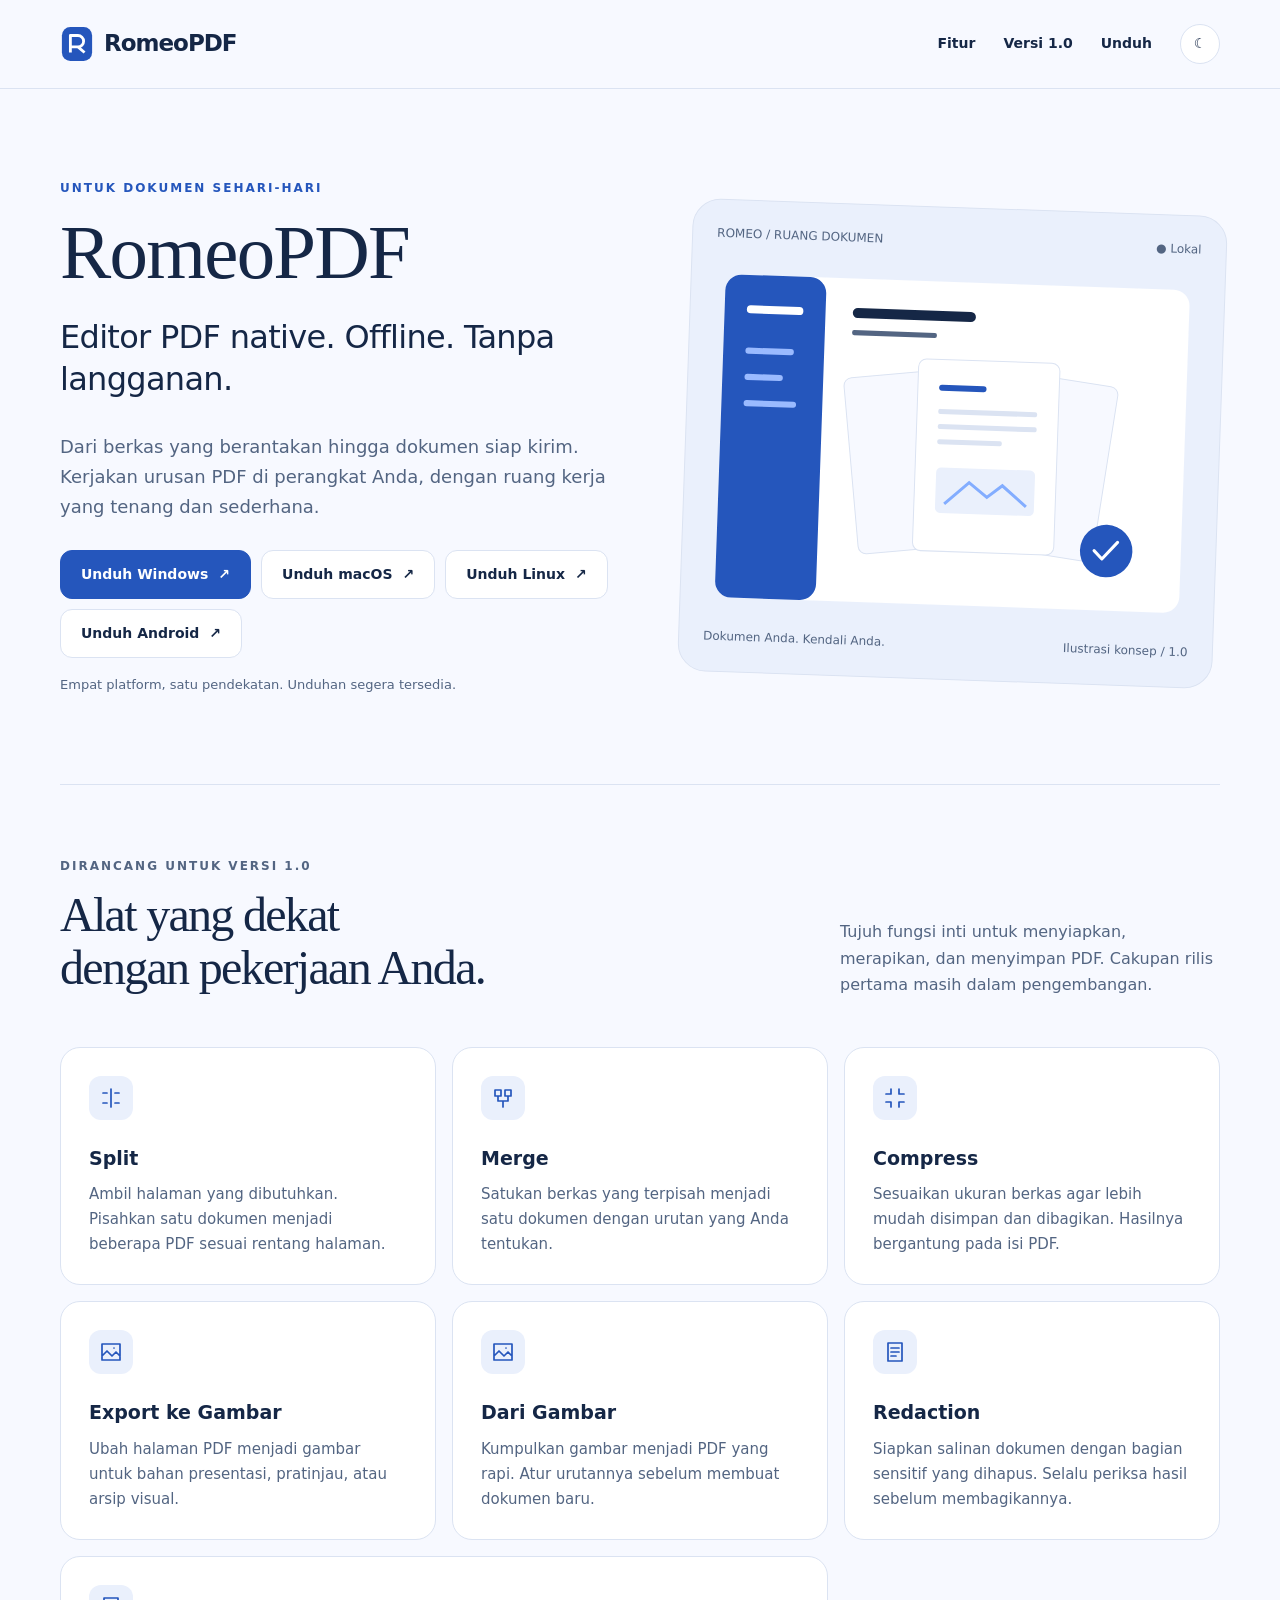
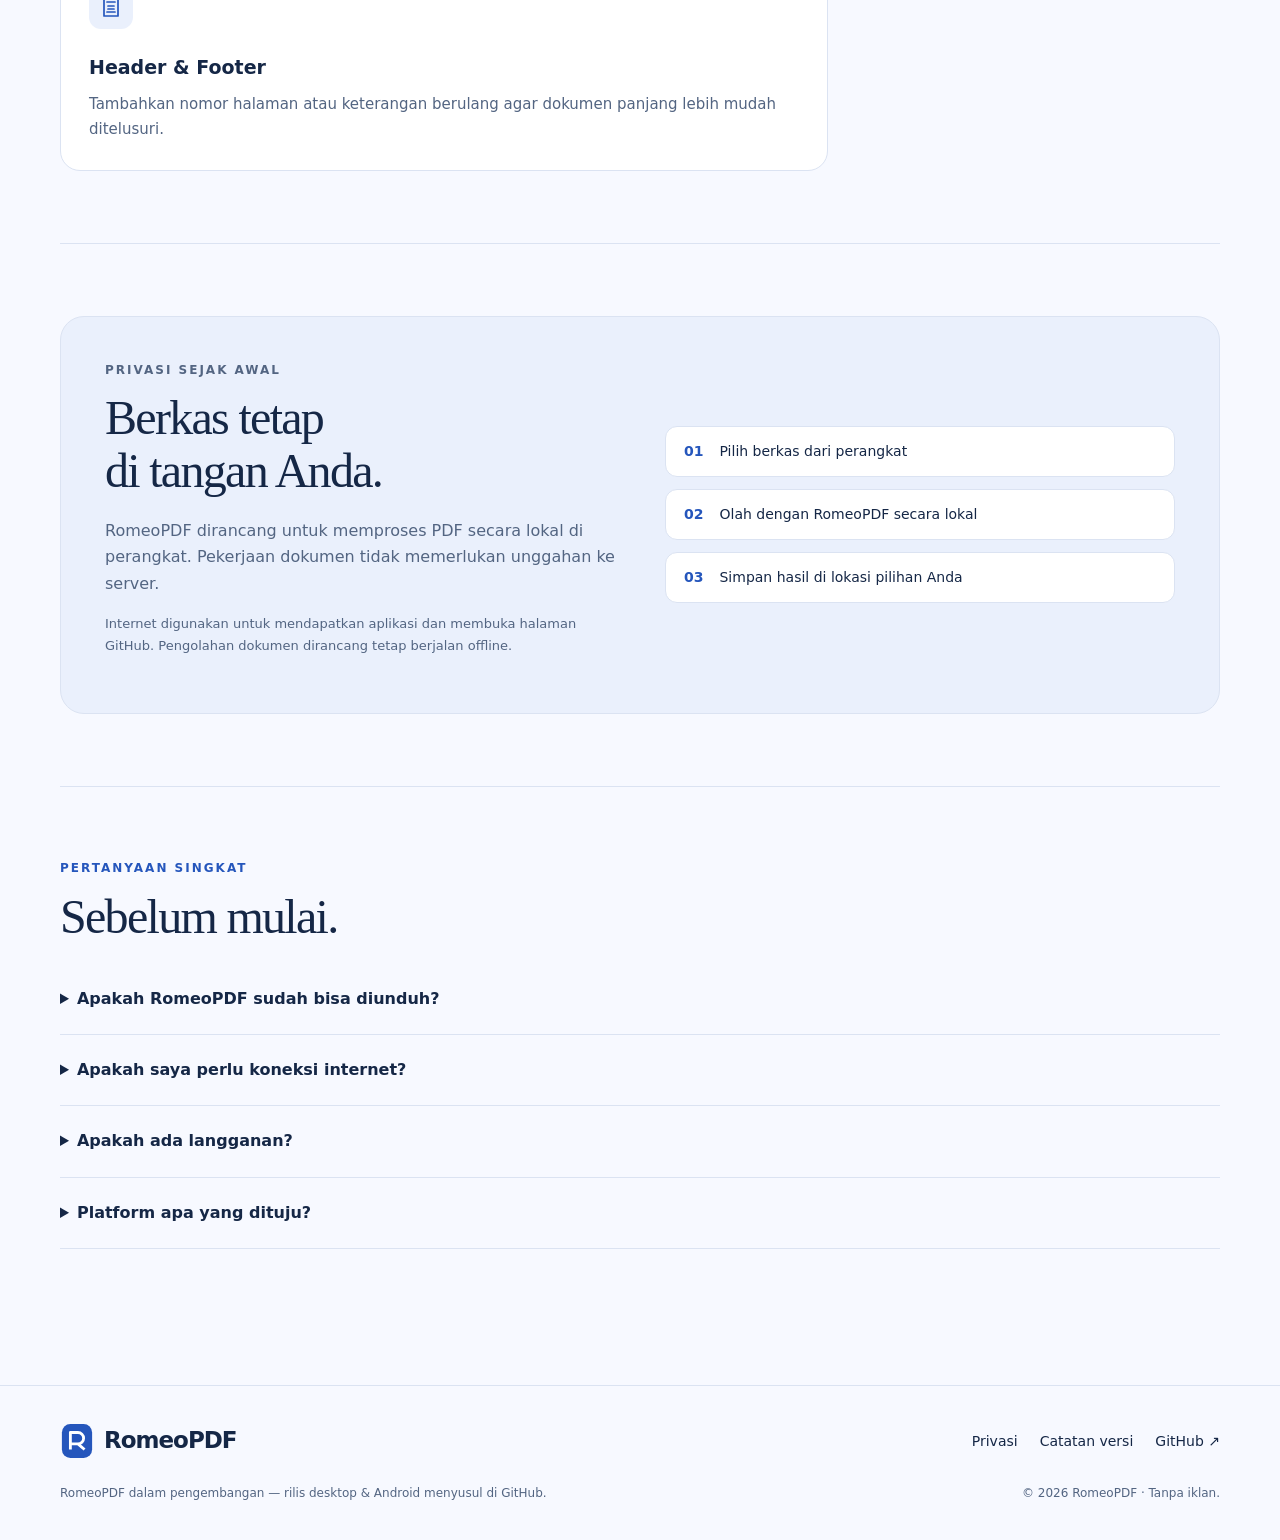
<file: site/index.html>
<!doctype html>
<html lang="id"><head>
<meta charset="utf-8">
<meta name="viewport" content="width=device-width, initial-scale=1">
<meta name="description" content="RomeoPDF, aplikasi PDF native offline untuk Windows, macOS, Linux, dan Android. Split, merge, compress, konversi gambar, dan redaction tanpa langganan.">
<meta name="theme-color" content="#2556BC"><title>RomeoPDF · Editor PDF native dan offline</title>
<link rel="icon" type="image/svg+xml" href="data:image/svg+xml,%3Csvg%20xmlns='%68ttp%3A%2F%2Fwww.w3.org%2F2000%2Fsvg'%20viewBox='0%200%2040%2040'%3E%3Crect%20width='40'%20height='40'%20rx='10'%20fill='%232556BC'/%3E%3Cpath%20d='M12%2030V10h8a6%206%200%200%201%200%2012h-8m8%200%208%208'%20fill='none'%20stroke='white'%20stroke-width='3'/%3E%3C/svg%3E">
<link rel="stylesheet" href="style.css">
<script src="theme.js"></script></head>
<body>
<a class="skip" href="#utama">Lewati ke konten</a>
<header>
<nav class="wrap" aria-label="Navigasi utama">
<a class="brand" href="index.html"><svg viewBox="0 0 36 40" aria-hidden="true"><rect x="2" y="2" width="32" height="36" rx="9" fill="#2556BC"/><path d="M11 29V11h8a6 6 0 0 1 0 12h-8m8 0 7 6" fill="none" stroke="white" stroke-width="3" stroke-linejoin="round"/></svg>RomeoPDF</a>
<div class="navlinks">
<a href="index.html#fitur">Fitur</a>
<a href="whats-new.html">Versi 1.0</a>
<a href="download.html">Unduh</a><button class="theme" type="button" aria-label="Ganti tema">&#9680;</button></div></nav></header>
<main id="utama" class="wrap">
<section class="hero">
<div>
<p class="eyebrow">Untuk dokumen sehari-hari</p>
<h1>RomeoPDF</h1>
<p class="tagline">Editor PDF native. Offline. Tanpa langganan.</p>
<p class="lead">Dari berkas yang berantakan hingga dokumen siap kirim. Kerjakan urusan PDF di perangkat Anda, dengan ruang kerja yang tenang dan sederhana.</p>
<div class="buttons">
<a class="button primary" href="download.html#windows">Unduh Windows <span aria-hidden="true">&#8599;</span></a>
<a class="button" href="download.html#macos">Unduh macOS <span aria-hidden="true">&#8599;</span></a>
<a class="button" href="download.html#linux">Unduh Linux <span aria-hidden="true">&#8599;</span></a>
<a class="button" href="download.html#android">Unduh Android <span aria-hidden="true">&#8599;</span></a></div>
<p class="note">Empat platform, satu pendekatan. Unduhan segera tersedia.</p></div>
<div class="preview" role="img" aria-label="Ilustrasi konsep RomeoPDF: halaman dokumen disusun menjadi satu PDF. Bukan tangkapan layar aplikasi.">
<div class="preview-top"><span>ROMEO / RUANG DOKUMEN</span><span>&#9679; Lokal</span></div><svg viewBox="0 0 480 340" aria-hidden="true"><rect x="10" y="10" width="460" height="320" rx="16" fill="var(--surface)"/><rect x="10" y="10" width="100" height="320" rx="16" fill="#2556BC"/><rect x="32" y="40" width="56" height="8" rx="4" fill="#fff"/><g fill="#9abaff"><rect x="32" y="82" width="48" height="6" rx="3"/><rect x="32" y="108" width="38" height="6" rx="3"/><rect x="32" y="134" width="52" height="6" rx="3"/></g><rect x="137" y="39" width="122" height="10" rx="5" fill="var(--ink)"/><rect x="137" y="61" width="84" height="5" rx="2" fill="var(--muted)"/><g stroke="var(--line)" fill="var(--bg)"><rect x="140" y="100" width="140" height="175" rx="8" transform="rotate(-7 210 187)"/><rect x="253" y="100" width="140" height="175" rx="8" transform="rotate(7 323 187)"/><rect x="204" y="87" width="140" height="190" rx="8" fill="var(--surface)"/></g><rect x="225" y="112" width="47" height="6" rx="3" fill="#2556BC"/><g fill="var(--line)"><rect x="225" y="136" width="98" height="5" rx="2"/><rect x="225" y="151" width="98" height="5" rx="2"/><rect x="225" y="166" width="64" height="5" rx="2"/></g><rect x="225" y="194" width="98" height="45" rx="5" fill="var(--wash)"/><path d="m234 230 24-22 18 14 15-12 24 20" fill="none" stroke="#83adff" stroke-width="3"/><circle cx="396" cy="271" r="26" fill="#2556BC"/><path d="m384 271 8 8 15-17" fill="none" stroke="white" stroke-width="3" stroke-linecap="round" stroke-linejoin="round"/></svg>
<div class="preview-caption"><span>Dokumen Anda. Kendali Anda.</span><span>Ilustrasi konsep / 1.0</span></div></div></section>
<section class="section" id="fitur">
<div class="section-head">
<div>
<p class="eyebrow">Dirancang untuk versi 1.0</p>
<h2>Alat yang dekat<br>dengan pekerjaan Anda.</h2></div>
<p>Tujuh fungsi inti untuk menyiapkan, merapikan, dan menyimpan PDF. Cakupan rilis pertama masih dalam pengembangan.</p></div>
<div class="grid">
<article class="card"><span class="icon"><svg viewBox="0 0 24 24" aria-hidden="true"><path d="M12 3v18M4 7h4M4 17h4M16 7h4M16 17h4"/></svg></span>
<h3>Split</h3>
<p>Ambil halaman yang dibutuhkan. Pisahkan satu dokumen menjadi beberapa PDF sesuai rentang halaman.</p></article>
<article class="card"><span class="icon"><svg viewBox="0 0 24 24" aria-hidden="true"><path d="M4 4h6v6H4zM14 4h6v6h-6zM7 10v5h10v-5M12 15v6"/></svg></span>
<h3>Merge</h3>
<p>Satukan berkas yang terpisah menjadi satu dokumen dengan urutan yang Anda tentukan.</p></article>
<article class="card"><span class="icon"><svg viewBox="0 0 24 24" aria-hidden="true"><path d="M3 8h5V3M21 8h-5V3M3 16h5v5M21 16h-5v5"/></svg></span>
<h3>Compress</h3>
<p>Sesuaikan ukuran berkas agar lebih mudah disimpan dan dibagikan. Hasilnya bergantung pada isi PDF.</p></article>
<article class="card"><span class="icon"><svg viewBox="0 0 24 24" aria-hidden="true"><path d="M3 4h18v16H3zM3 16l5-5 5 5 4-4 4 4M15 8h.01"/></svg></span>
<h3>Export ke Gambar</h3>
<p>Ubah halaman PDF menjadi gambar untuk bahan presentasi, pratinjau, atau arsip visual.</p></article>
<article class="card"><span class="icon"><svg viewBox="0 0 24 24" aria-hidden="true"><path d="M3 4h18v16H3zM3 16l5-5 5 5 4-4 4 4M15 8h.01"/></svg></span>
<h3>Dari Gambar</h3>
<p>Kumpulkan gambar menjadi PDF yang rapi. Atur urutannya sebelum membuat dokumen baru.</p></article>
<article class="card"><span class="icon"><svg viewBox="0 0 24 24" aria-hidden="true"><path d="M5 3h14v18H5zM8 8h8M8 12h8M8 16h5"/></svg></span>
<h3>Redaction</h3>
<p>Siapkan salinan dokumen dengan bagian sensitif yang dihapus. Selalu periksa hasil sebelum membagikannya.</p></article>
<article class="card wide"><span class="icon"><svg viewBox="0 0 24 24" aria-hidden="true"><path d="M5 3h14v18H5zM8 7h8M8 17h8M9 11h6M9 14h6"/></svg></span>
<h3>Header & Footer</h3>
<p>Tambahkan nomor halaman atau keterangan berulang agar dokumen panjang lebih mudah ditelusuri.</p></article></div></section>
<section class="section" id="privasi">
<div class="privacy">
<div>
<p class="eyebrow">Privasi sejak awal</p>
<h2>Berkas tetap<br>di tangan Anda.</h2>
<p>RomeoPDF dirancang untuk memproses PDF secara lokal di perangkat. Pekerjaan dokumen tidak memerlukan unggahan ke server.</p>
<p class="note">Internet digunakan untuk mendapatkan aplikasi dan membuka halaman GitHub. Pengolahan dokumen dirancang tetap berjalan offline.</p></div>
<div class="flow" aria-label="Alur pemrosesan lokal"><span><b>01</b>Pilih berkas dari perangkat</span><span><b>02</b>Olah dengan RomeoPDF secara lokal</span><span><b>03</b>Simpan hasil di lokasi pilihan Anda</span></div></div></section>
<section class="section" id="faq">
<p class="eyebrow">Pertanyaan singkat</p>
<h2>Sebelum mulai.</h2>
<details><summary>Apakah RomeoPDF sudah bisa diunduh?</summary>
<p>Belum. Rilis desktop dan Android sedang disiapkan. Halaman unduhan mengarah ke GitHub Releases, tempat installer akan diterbitkan.</p></details>
<details><summary>Apakah saya perlu koneksi internet?</summary>
<p>Untuk mengunduh installer, ya. Setelah terpasang, pemrosesan PDF dirancang berjalan offline di perangkat Anda.</p></details>
<details><summary>Apakah ada langganan?</summary>
<p>RomeoPDF dirancang tanpa langganan. Rincian distribusi akan diumumkan bersama rilis pertama.</p></details>
<details><summary>Platform apa yang dituju?</summary>
<p>Windows, macOS, Linux, dan Android. Kebutuhan sistem serta kompatibilitas versi OS akan dijelaskan saat installer tersedia.</p></details></section></main>
<footer>
<div class="wrap">
<div class="footer-top">
<a class="brand" href="index.html"><svg viewBox="0 0 36 40" aria-hidden="true"><rect x="2" y="2" width="32" height="36" rx="9" fill="#2556BC"/><path d="M11 29V11h8a6 6 0 0 1 0 12h-8m8 0 7 6" fill="none" stroke="white" stroke-width="3" stroke-linejoin="round"/></svg>RomeoPDF</a>
<div class="footer-links">
<a href="index.html#privasi">Privasi</a>
<a href="whats-new.html">Catatan versi</a>
<a href="https://github.com/romizone/romeopdf/releases/latest">GitHub &#8599;</a></div></div>
<div class="footer-bottom">
<p>RomeoPDF dalam pengembangan — rilis desktop &amp; Android menyusul di GitHub.</p>
<p>&#169; 2026 RomeoPDF · Tanpa iklan.</p></div></div></footer></body></html>
</file>
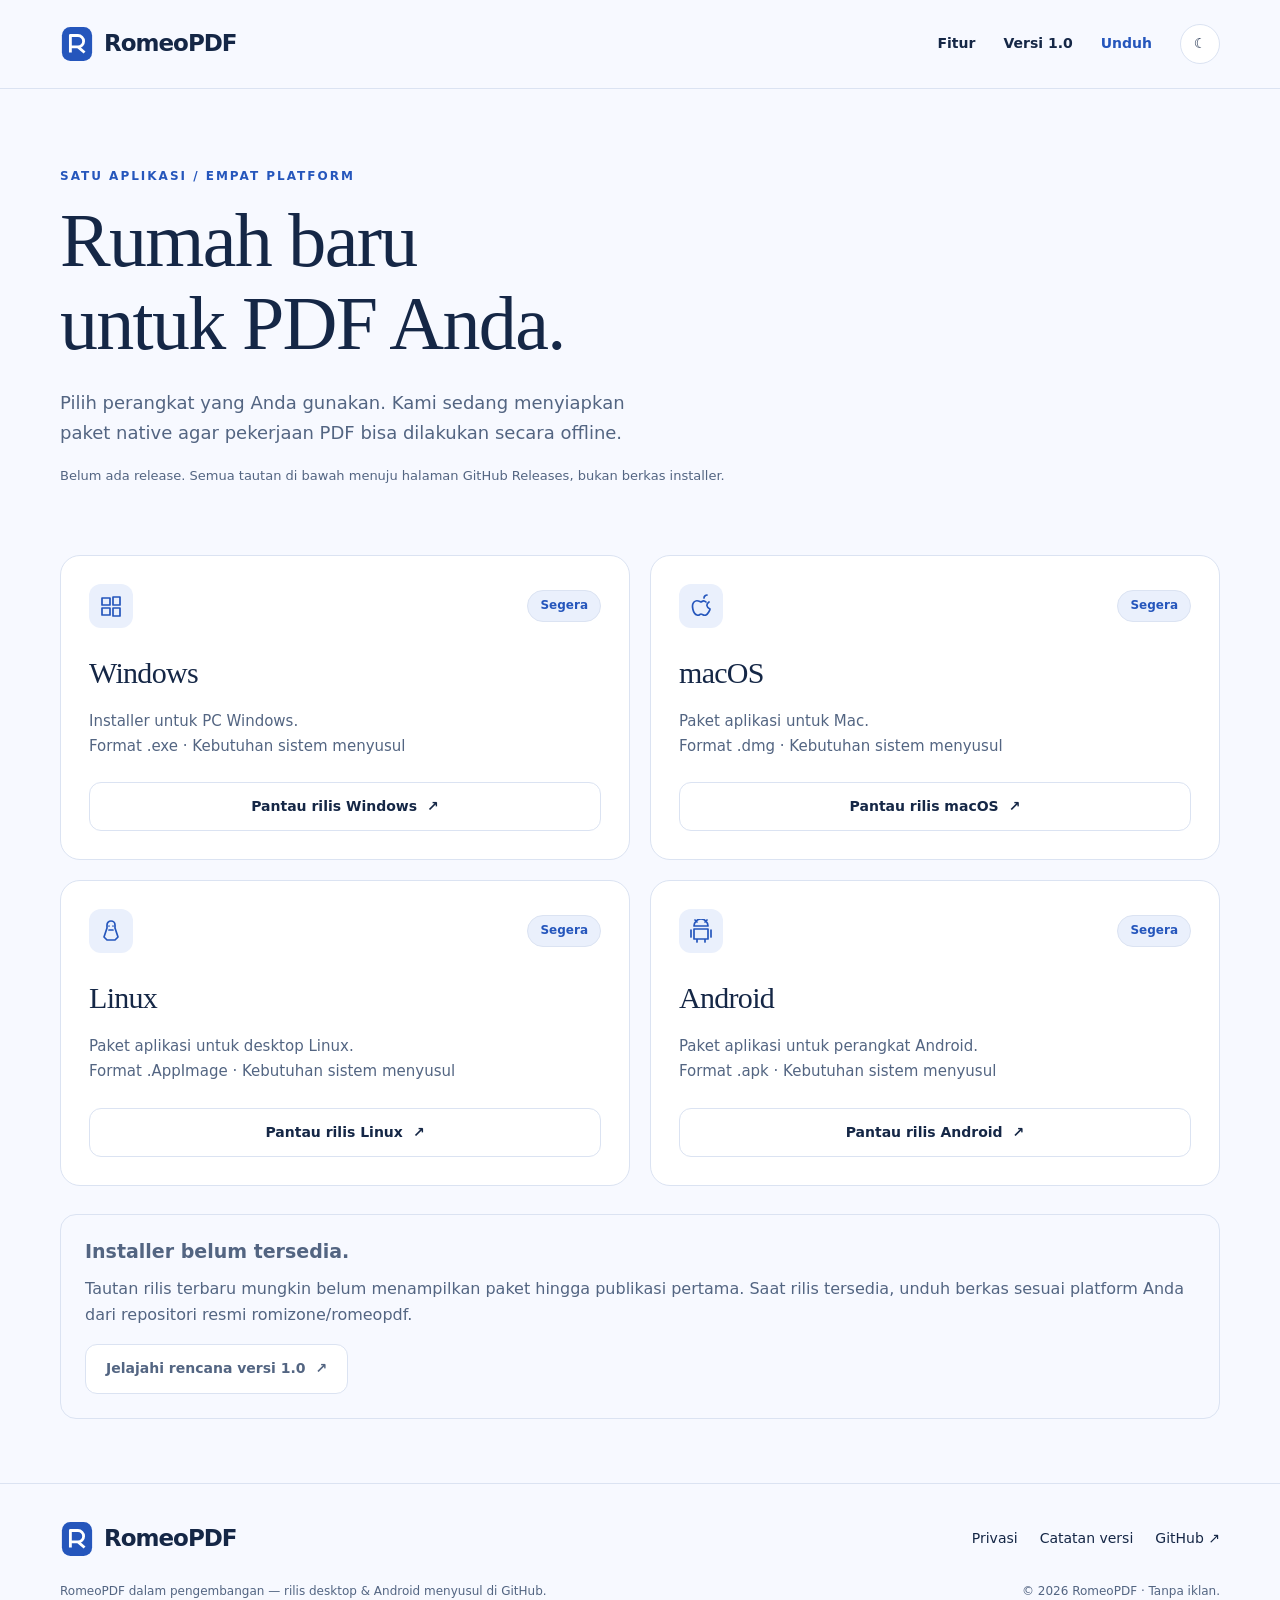
<file: site/download.html>
<!doctype html>
<html lang="id"><head>
<meta charset="utf-8">
<meta name="viewport" content="width=device-width, initial-scale=1">
<meta name="description" content="Status unduhan RomeoPDF untuk Windows (.exe), macOS (.dmg), Linux (.AppImage), dan Android (.apk). Rilis pertama segera hadir di GitHub.">
<meta name="theme-color" content="#2556BC"><title>Unduh RomeoPDF · Windows, macOS, Linux, Android</title>
<link rel="icon" type="image/svg+xml" href="data:image/svg+xml,%3Csvg%20xmlns='%68ttp%3A%2F%2Fwww.w3.org%2F2000%2Fsvg'%20viewBox='0%200%2040%2040'%3E%3Crect%20width='40'%20height='40'%20rx='10'%20fill='%232556BC'/%3E%3Cpath%20d='M12%2030V10h8a6%206%200%200%201%200%2012h-8m8%200%208%208'%20fill='none'%20stroke='white'%20stroke-width='3'/%3E%3C/svg%3E">
<link rel="stylesheet" href="style.css">
<script src="theme.js"></script></head>
<body>
<a class="skip" href="#utama">Lewati ke konten</a>
<header>
<nav class="wrap" aria-label="Navigasi utama">
<a class="brand" href="index.html"><svg viewBox="0 0 36 40" aria-hidden="true"><rect x="2" y="2" width="32" height="36" rx="9" fill="#2556BC"/><path d="M11 29V11h8a6 6 0 0 1 0 12h-8m8 0 7 6" fill="none" stroke="white" stroke-width="3" stroke-linejoin="round"/></svg>RomeoPDF</a>
<div class="navlinks">
<a href="index.html#fitur">Fitur</a>
<a href="whats-new.html">Versi 1.0</a>
<a href="download.html" aria-current="page">Unduh</a><button class="theme" type="button" aria-label="Ganti tema">&#9680;</button></div></nav></header>
<main id="utama" class="wrap">
<section class="pagehero">
<p class="eyebrow">Satu aplikasi / Empat platform</p>
<h1>Rumah baru<br>untuk PDF Anda.</h1>
<p class="lead">Pilih perangkat yang Anda gunakan. Kami sedang menyiapkan paket native agar pekerjaan PDF bisa dilakukan secara offline.</p>
<p class="note">Belum ada release. Semua tautan di bawah menuju halaman GitHub Releases, bukan berkas installer.</p></section>
<section class="download-grid" aria-label="Unduhan per platform">
<article class="card platform" id="windows">
<div class="platform-top"><span class="icon"><svg viewBox="0 0 24 24" aria-hidden="true"><path d="M3 4h8v7H3zM14 3h7v8h-7zM3 14h8v7H3zM14 14h7v8h-7z"/></svg></span><span class="badge">Segera</span></div>
<h2>Windows</h2>
<p>Installer untuk PC Windows.</p>
<p class="note">Format .exe · Kebutuhan sistem menyusul</p>
<a class="button" href="https://github.com/romizone/romeopdf/releases/latest" aria-label="Lihat GitHub Releases untuk Windows">Pantau rilis Windows <span aria-hidden="true">&#8599;</span></a></article>
<article class="card platform" id="macos">
<div class="platform-top"><span class="icon"><svg viewBox="0 0 24 24" aria-hidden="true"><path d="M15 4c0-2 2-3 3-3M17 8c-3-3-4 0-5 0S8 5 5 8s-1 12 3 13c2 1 3-1 4-1s3 2 5 1c2-1 4-5 4-6-4-2-4-5-1-7"/></svg></span><span class="badge">Segera</span></div>
<h2>macOS</h2>
<p>Paket aplikasi untuk Mac.</p>
<p class="note">Format .dmg · Kebutuhan sistem menyusul</p>
<a class="button" href="https://github.com/romizone/romeopdf/releases/latest" aria-label="Lihat GitHub Releases untuk macOS">Pantau rilis macOS <span aria-hidden="true">&#8599;</span></a></article>
<article class="card platform" id="linux">
<div class="platform-top"><span class="icon"><svg viewBox="0 0 24 24" aria-hidden="true"><path d="M8 9V6a4 4 0 0 1 8 0v3l3 9-3 3H8l-3-3zM10 7h.01M14 7h.01M10 11h4"/></svg></span><span class="badge">Segera</span></div>
<h2>Linux</h2>
<p>Paket aplikasi untuk desktop Linux.</p>
<p class="note">Format .AppImage · Kebutuhan sistem menyusul</p>
<a class="button" href="https://github.com/romizone/romeopdf/releases/latest" aria-label="Lihat GitHub Releases untuk Linux">Pantau rilis Linux <span aria-hidden="true">&#8599;</span></a></article>
<article class="card platform" id="android">
<div class="platform-top"><span class="icon"><svg viewBox="0 0 24 24" aria-hidden="true"><path d="M5 10h14v10H5zM5 7a7 7 0 0 1 14 0zM8 3 6 1M16 3l2-2M2 11v7M22 11v7M8 20v3M16 20v3"/></svg></span><span class="badge">Segera</span></div>
<h2>Android</h2>
<p>Paket aplikasi untuk perangkat Android.</p>
<p class="note">Format .apk · Kebutuhan sistem menyusul</p>
<a class="button" href="https://github.com/romizone/romeopdf/releases/latest" aria-label="Lihat GitHub Releases untuk Android">Pantau rilis Android <span aria-hidden="true">&#8599;</span></a></article></section>
<aside class="callout">
<h3>Installer belum tersedia.</h3>
<p>Tautan rilis terbaru mungkin belum menampilkan paket hingga publikasi pertama. Saat rilis tersedia, unduh berkas sesuai platform Anda dari repositori resmi romizone/romeopdf.</p>
<a class="button" href="whats-new.html">Jelajahi rencana versi 1.0 <span aria-hidden="true">&#8599;</span></a></aside></main>
<footer>
<div class="wrap">
<div class="footer-top">
<a class="brand" href="index.html"><svg viewBox="0 0 36 40" aria-hidden="true"><rect x="2" y="2" width="32" height="36" rx="9" fill="#2556BC"/><path d="M11 29V11h8a6 6 0 0 1 0 12h-8m8 0 7 6" fill="none" stroke="white" stroke-width="3" stroke-linejoin="round"/></svg>RomeoPDF</a>
<div class="footer-links">
<a href="index.html#privasi">Privasi</a>
<a href="whats-new.html">Catatan versi</a>
<a href="https://github.com/romizone/romeopdf/releases/latest">GitHub &#8599;</a></div></div>
<div class="footer-bottom">
<p>RomeoPDF dalam pengembangan — rilis desktop &amp; Android menyusul di GitHub.</p>
<p>&#169; 2026 RomeoPDF · Tanpa iklan.</p></div></div></footer></body></html>
</file>
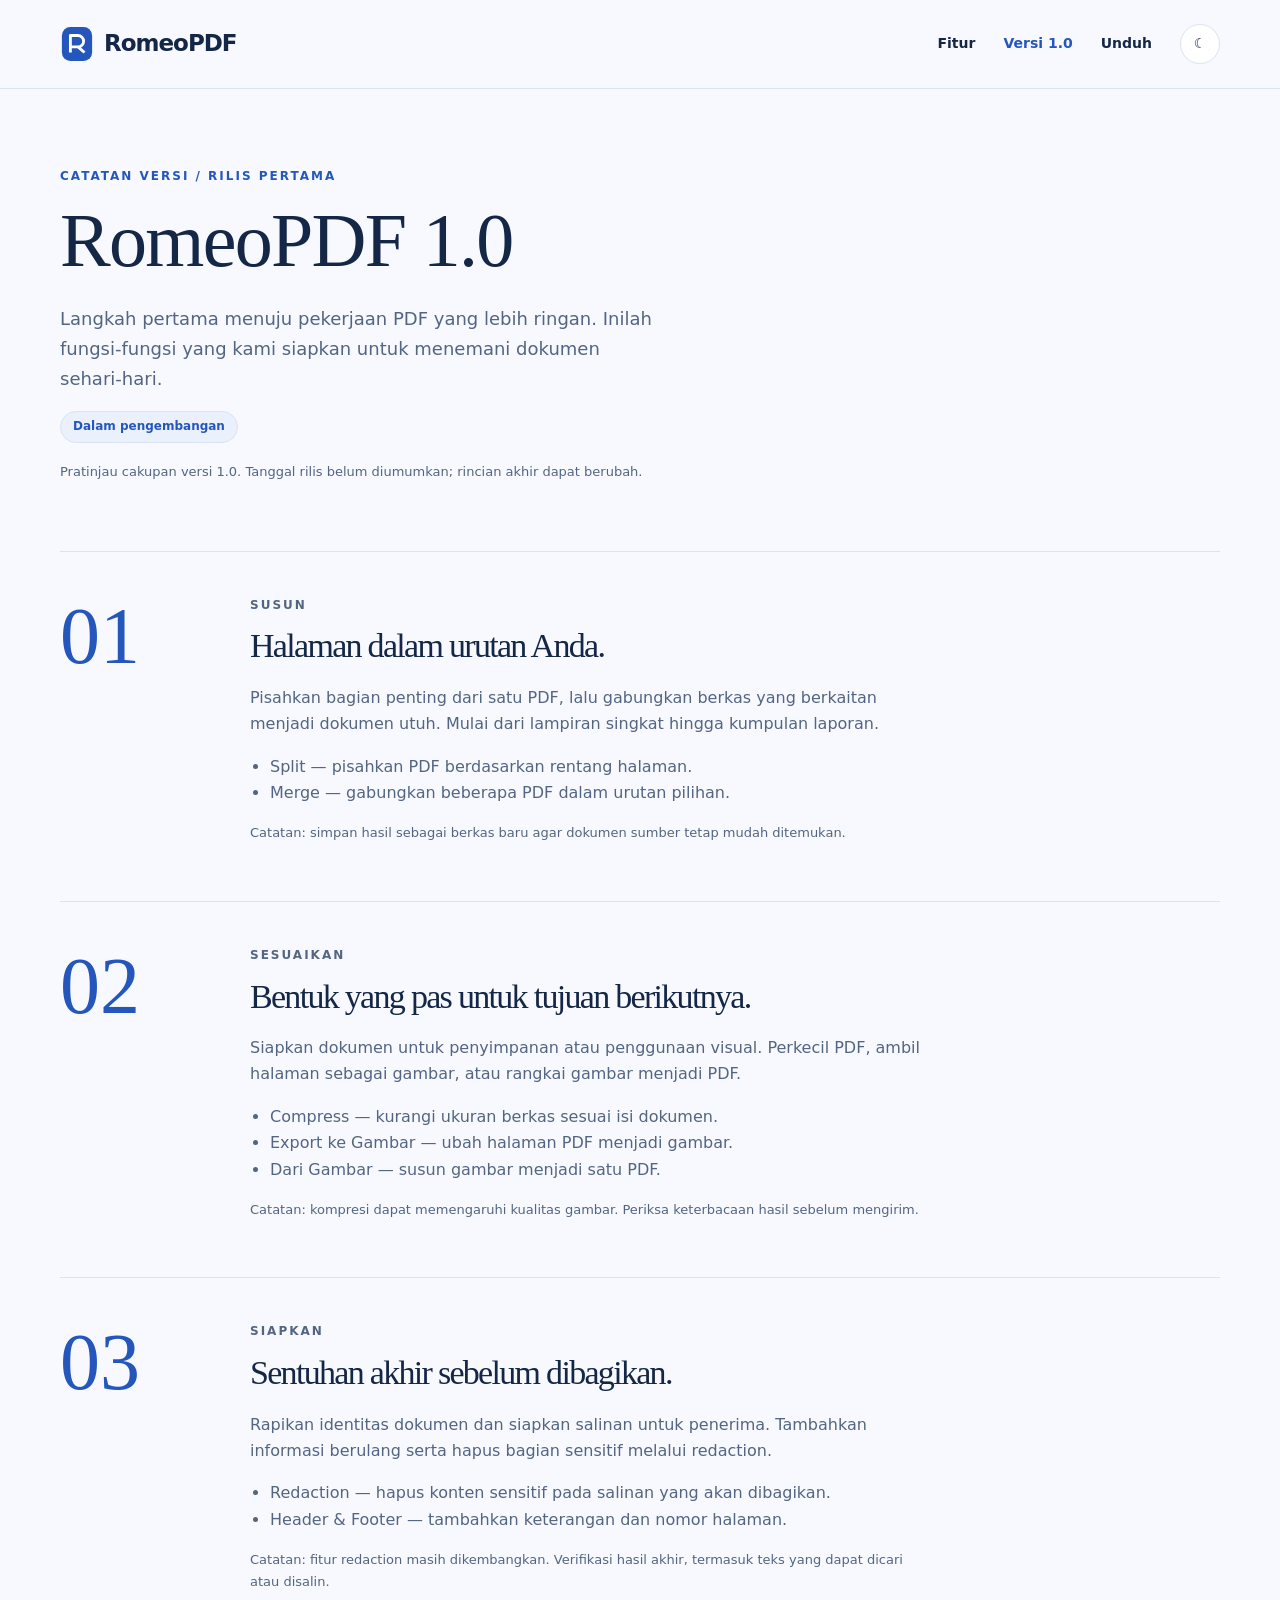
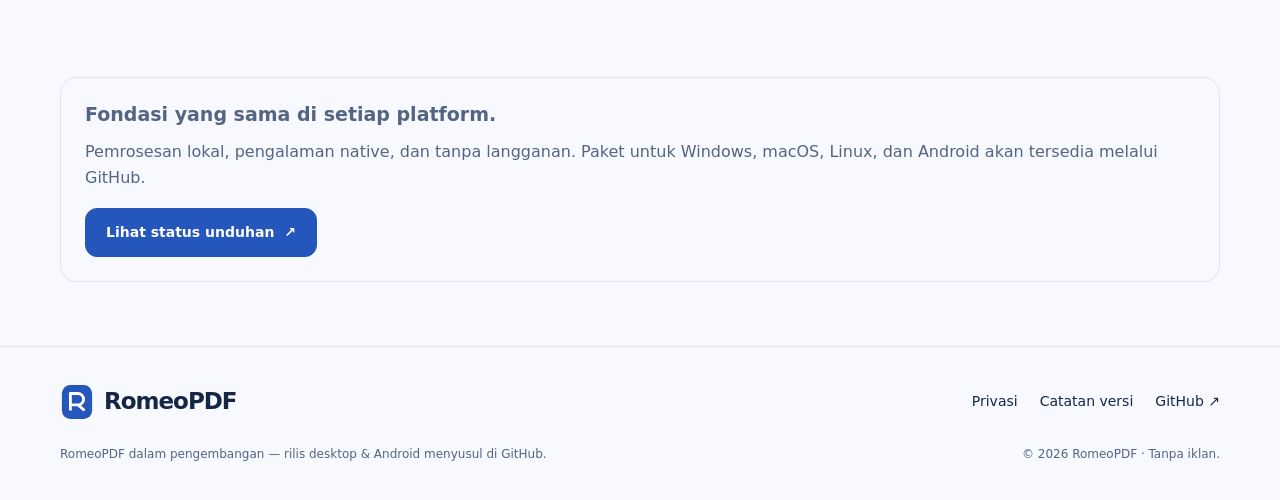
<file: site/whats-new.html>
<!doctype html>
<html lang="id"><head>
<meta charset="utf-8">
<meta name="viewport" content="width=device-width, initial-scale=1">
<meta name="description" content="Kenali rencana rilis pertama RomeoPDF 1.0: pengaturan halaman, kompresi dan konversi gambar, redaction, serta header dan footer.">
<meta name="theme-color" content="#2556BC"><title>RomeoPDF 1.0 · Catatan rilis pertama</title>
<link rel="icon" type="image/svg+xml" href="data:image/svg+xml,%3Csvg%20xmlns='%68ttp%3A%2F%2Fwww.w3.org%2F2000%2Fsvg'%20viewBox='0%200%2040%2040'%3E%3Crect%20width='40'%20height='40'%20rx='10'%20fill='%232556BC'/%3E%3Cpath%20d='M12%2030V10h8a6%206%200%200%201%200%2012h-8m8%200%208%208'%20fill='none'%20stroke='white'%20stroke-width='3'/%3E%3C/svg%3E">
<link rel="stylesheet" href="style.css">
<script src="theme.js"></script></head>
<body>
<a class="skip" href="#utama">Lewati ke konten</a>
<header>
<nav class="wrap" aria-label="Navigasi utama">
<a class="brand" href="index.html"><svg viewBox="0 0 36 40" aria-hidden="true"><rect x="2" y="2" width="32" height="36" rx="9" fill="#2556BC"/><path d="M11 29V11h8a6 6 0 0 1 0 12h-8m8 0 7 6" fill="none" stroke="white" stroke-width="3" stroke-linejoin="round"/></svg>RomeoPDF</a>
<div class="navlinks">
<a href="index.html#fitur">Fitur</a>
<a href="whats-new.html" aria-current="page">Versi 1.0</a>
<a href="download.html">Unduh</a><button class="theme" type="button" aria-label="Ganti tema">&#9680;</button></div></nav></header>
<main id="utama" class="wrap">
<section class="pagehero">
<p class="eyebrow">Catatan versi / Rilis pertama</p>
<h1>RomeoPDF 1.0</h1>
<p class="lead">Langkah pertama menuju pekerjaan PDF yang lebih ringan. Inilah fungsi-fungsi yang kami siapkan untuk menemani dokumen sehari-hari.</p><span class="badge">Dalam pengembangan</span>
<p class="note" style="margin-top:18px">Pratinjau cakupan versi 1.0. Tanggal rilis belum diumumkan; rincian akhir dapat berubah.</p></section>
<section aria-label="Fitur rilis pertama">
<article class="release-row"><span class="number" aria-hidden="true">01</span>
<div>
<p class="eyebrow">Susun</p>
<h2>Halaman dalam urutan Anda.</h2>
<p>Pisahkan bagian penting dari satu PDF, lalu gabungkan berkas yang berkaitan menjadi dokumen utuh. Mulai dari lampiran singkat hingga kumpulan laporan.</p><ul><li>Split — pisahkan PDF berdasarkan rentang halaman.</li><li>Merge — gabungkan beberapa PDF dalam urutan pilihan.</li></ul>
<p class="note">Catatan: simpan hasil sebagai berkas baru agar dokumen sumber tetap mudah ditemukan.</p></div></article>
<article class="release-row"><span class="number" aria-hidden="true">02</span>
<div>
<p class="eyebrow">Sesuaikan</p>
<h2>Bentuk yang pas untuk tujuan berikutnya.</h2>
<p>Siapkan dokumen untuk penyimpanan atau penggunaan visual. Perkecil PDF, ambil halaman sebagai gambar, atau rangkai gambar menjadi PDF.</p><ul><li>Compress — kurangi ukuran berkas sesuai isi dokumen.</li><li>Export ke Gambar — ubah halaman PDF menjadi gambar.</li><li>Dari Gambar — susun gambar menjadi satu PDF.</li></ul>
<p class="note">Catatan: kompresi dapat memengaruhi kualitas gambar. Periksa keterbacaan hasil sebelum mengirim.</p></div></article>
<article class="release-row"><span class="number" aria-hidden="true">03</span>
<div>
<p class="eyebrow">Siapkan</p>
<h2>Sentuhan akhir sebelum dibagikan.</h2>
<p>Rapikan identitas dokumen dan siapkan salinan untuk penerima. Tambahkan informasi berulang serta hapus bagian sensitif melalui redaction.</p><ul><li>Redaction — hapus konten sensitif pada salinan yang akan dibagikan.</li><li>Header &amp; Footer — tambahkan keterangan dan nomor halaman.</li></ul>
<p class="note">Catatan: fitur redaction masih dikembangkan. Verifikasi hasil akhir, termasuk teks yang dapat dicari atau disalin.</p></div></article></section>
<div class="callout">
<h3>Fondasi yang sama di setiap platform.</h3>
<p>Pemrosesan lokal, pengalaman native, dan tanpa langganan. Paket untuk Windows, macOS, Linux, dan Android akan tersedia melalui GitHub.</p>
<a class="button primary" href="download.html">Lihat status unduhan <span aria-hidden="true">&#8599;</span></a></div></main>
<footer>
<div class="wrap">
<div class="footer-top">
<a class="brand" href="index.html"><svg viewBox="0 0 36 40" aria-hidden="true"><rect x="2" y="2" width="32" height="36" rx="9" fill="#2556BC"/><path d="M11 29V11h8a6 6 0 0 1 0 12h-8m8 0 7 6" fill="none" stroke="white" stroke-width="3" stroke-linejoin="round"/></svg>RomeoPDF</a>
<div class="footer-links">
<a href="index.html#privasi">Privasi</a>
<a href="whats-new.html">Catatan versi</a>
<a href="https://github.com/romizone/romeopdf/releases/latest">GitHub &#8599;</a></div></div>
<div class="footer-bottom">
<p>RomeoPDF dalam pengembangan — rilis desktop &amp; Android menyusul di GitHub.</p>
<p>&#169; 2026 RomeoPDF · Tanpa iklan.</p></div></div></footer></body></html>
</file>
<file: site/style.css>
@charset "UTF-8";
:root{color-scheme:light dark;--bg:#0c1528;--surface:#13213a;--ink:#eef3ff;--muted:#a9bad7;--line:#2b3e5c;--blue:#83adff;--accent:#2556BC;--wash:#172c50;--serif:'Source Serif 4',Georgia,'Times New Roman',serif;--ui:Figtree,system-ui,-apple-system,'Segoe UI',sans-serif}
@media(prefers-color-scheme:light){:root:not([data-theme=dark]){color-scheme:light;--bg:#f7f9ff;--surface:#fff;--ink:#152746;--muted:#536582;--line:#dbe3f2;--blue:#2556BC;--wash:#eaf0fc}}
:root[data-theme=light]{color-scheme:light;--bg:#f7f9ff;--surface:#fff;--ink:#152746;--muted:#536582;--line:#dbe3f2;--blue:#2556BC;--wash:#eaf0fc}
*{box-sizing:border-box}html{scroll-behavior:smooth;scroll-padding-top:100px}body{margin:0;background:var(--bg);color:var(--ink);font:16px/1.65 var(--ui)}a{color:inherit;text-decoration:none}a:hover{color:var(--blue)}button{font:inherit}a:focus-visible,button:focus-visible,summary:focus-visible{outline:3px solid var(--blue);outline-offset:5px}.wrap{width:min(1160px,calc(100% - 48px));margin:auto}.skip{position:fixed;top:-100px;background:var(--surface);padding:12px;z-index:10}.skip:focus{top:8px}header{border-bottom:1px solid var(--line)}nav{display:flex;align-items:center;justify-content:space-between;gap:24px;min-height:88px}.brand{display:flex;align-items:center;gap:10px;font-size:23px;font-weight:750;letter-spacing:-1px}.brand svg{width:34px;height:38px}.navlinks{display:flex;align-items:center;gap:28px;font-size:14px;font-weight:600}.navlinks [aria-current=page]{color:var(--blue)}.theme{border:1px solid var(--line);background:var(--surface);color:var(--ink);border-radius:50%;width:40px;height:40px;cursor:pointer}.eyebrow{color:var(--blue);font-size:12px;font-weight:750;letter-spacing:2px;text-transform:uppercase}.hero{padding:90px 0 76px;display:grid;grid-template-columns:1.05fr 1fr;gap:64px;align-items:center}h1,h2,h3,p{margin-top:0}h1,h2{font-family:var(--serif);font-weight:500;line-height:1.1;letter-spacing:-1.7px}h1{font-size:clamp(48px,6vw,80px);margin-bottom:22px}h2{font-size:clamp(32px,4vw,48px);margin-bottom:20px}h3{font-size:19px;line-height:1.3;margin-bottom:12px}.tagline{font-size:clamp(23px,2.5vw,32px);line-height:1.3;letter-spacing:-.7px;max-width:510px}.lead{color:var(--muted);font-size:18px;max-width:600px}.buttons{display:flex;flex-wrap:wrap;gap:10px;margin:28px 0 16px}.button{display:inline-flex;align-items:center;justify-content:center;gap:10px;padding:12px 20px;border:1px solid var(--line);border-radius:12px;background:var(--surface);font-size:14px;font-weight:650;transition:transform .15s,border-color .15s}.button:hover{transform:translateY(-2px);border-color:var(--blue)}.primary{background:var(--accent);color:#fff;border-color:var(--accent)}.primary:hover{color:#fff}.note{font-size:13px;color:var(--muted)}.preview{background:var(--wash);border:1px solid var(--line);border-radius:28px;padding:24px;transform:rotate(2deg)}.preview-top{display:flex;justify-content:space-between;font-size:12px;color:var(--muted);margin-bottom:20px}.preview svg{display:block;width:100%;height:auto}.preview-caption{display:flex;justify-content:space-between;gap:12px;font-size:12px;margin-top:20px;color:var(--muted)}.badge{display:inline-block;background:var(--wash);border:1px solid var(--line);color:var(--blue);padding:5px 12px;border-radius:30px;font-size:12px;font-weight:700}.section{padding:72px 0;border-top:1px solid var(--line)}.section-head{display:flex;justify-content:space-between;gap:32px;align-items:flex-end;margin-bottom:32px}.section-head p{max-width:380px;color:var(--muted)}.grid{display:grid;grid-template-columns:repeat(3,1fr);gap:16px}.card{background:var(--surface);border:1px solid var(--line);border-radius:20px;padding:28px}.card p{color:var(--muted);margin-bottom:0;font-size:15px}.icon{display:flex;align-items:center;justify-content:center;width:44px;height:44px;color:var(--blue);background:var(--wash);border-radius:12px;margin-bottom:26px}.icon svg{width:24px;height:24px;fill:none;stroke:currentColor;stroke-width:1.7;stroke-linecap:round;stroke-linejoin:round}.wide{grid-column:span 2}.privacy{background:var(--wash);border:1px solid var(--line);padding:44px;border-radius:24px;display:grid;grid-template-columns:1fr 1fr;gap:50px}.privacy p{color:var(--muted)}.flow{display:flex;flex-direction:column;justify-content:center;gap:12px}.flow span{padding:13px 18px;border-radius:12px;background:var(--surface);border:1px solid var(--line);font-size:14px}.flow b{color:var(--blue);margin-right:16px}details{border-bottom:1px solid var(--line);padding:22px 0}summary{cursor:pointer;font-weight:650}details p{color:var(--muted);margin:14px 0 0;max-width:780px}.pagehero{padding:78px 0 55px;max-width:790px}.pagehero h1{font-size:clamp(48px,7vw,76px)}.release-row{display:grid;grid-template-columns:150px 1fr;gap:40px;padding:44px 0;border-top:1px solid var(--line)}.number{font-family:var(--serif);font-size:80px;line-height:1;color:var(--blue)}.release-row h2{font-size:34px}.release-row p{max-width:680px;color:var(--muted)}.release-row ul{padding-left:20px;color:var(--muted)}.download-grid{display:grid;grid-template-columns:repeat(2,1fr);gap:20px}.platform{scroll-margin-top:30px}.platform-top{display:flex;align-items:center;justify-content:space-between;margin-bottom:28px}.platform .icon{margin:0}.platform h2{font-size:30px;letter-spacing:-.7px}.platform .button{width:100%;margin-top:24px}.callout{margin-top:28px;padding:24px;border:1px solid var(--line);border-radius:16px;color:var(--muted)}footer{border-top:1px solid var(--line);margin-top:64px;padding:36px 0}.footer-top{display:flex;justify-content:space-between;gap:24px;align-items:center;margin-bottom:24px}.footer-links{display:flex;gap:22px;font-size:14px}.footer-bottom{display:flex;justify-content:space-between;gap:24px;color:var(--muted);font-size:12px}.footer-bottom p{margin:0}@media(max-width:850px){.hero{gap:30px;grid-template-columns:1fr;padding-top:55px}.preview{max-width:580px;transform:none}.grid{grid-template-columns:repeat(2,1fr)}.privacy{gap:30px;padding:28px}.navlinks{gap:16px}.section-head{display:block}}@media(max-width:560px){.wrap{width:calc(100% - 36px)}nav{flex-wrap:wrap;gap:12px;padding:18px 0}.navlinks{width:100%;justify-content:space-between;gap:10px;font-size:13px}.brand{font-size:22px}.hero{padding:45px 0;gap:28px}.buttons .button{flex:1 1 40%;padding:11px 12px}.preview{padding:18px}.grid,.download-grid,.privacy{grid-template-columns:1fr}.wide{grid-column:auto}.section{padding:48px 0}.card{padding:24px}.section-head{margin-bottom:24px}.release-row{grid-template-columns:1fr;gap:20px;padding:32px 0}.number{font-size:64px}.pagehero{padding:48px 0 36px}.footer-top,.footer-bottom{flex-direction:column;align-items:flex-start;gap:16px}.footer-links{flex-wrap:wrap}}@media(prefers-reduced-motion:reduce){html{scroll-behavior:auto}*{transition:none!important}}
</file>
